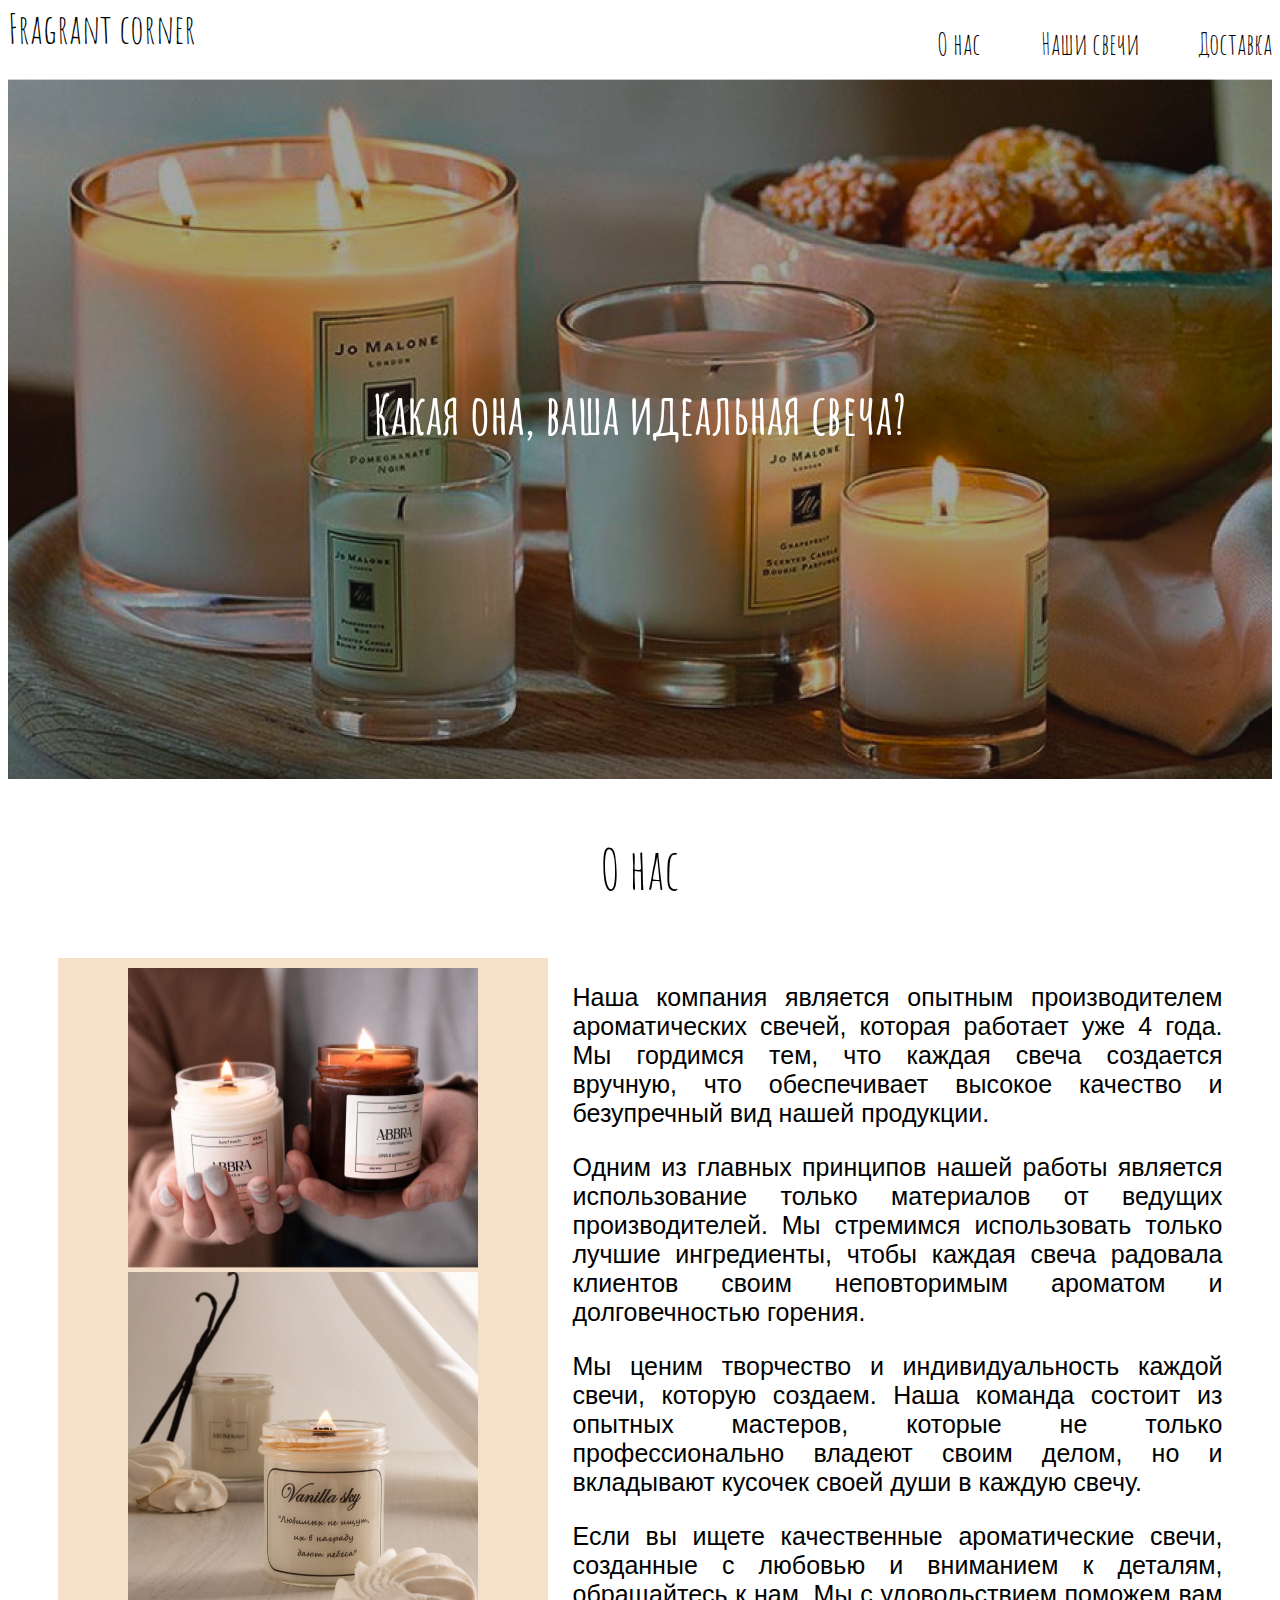
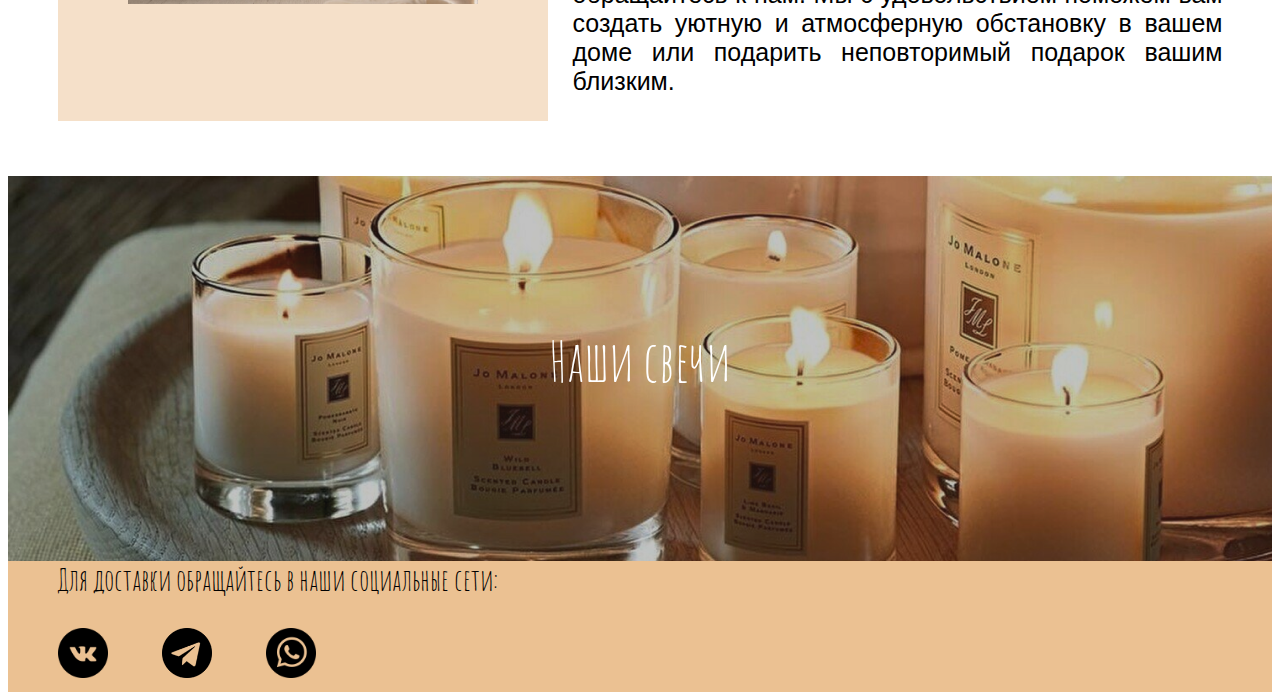
<file: index.html>
<!DOCTYPE html>
<html lang="ru">
<head>
    <meta charset="UTF-8">
    <meta name="viewport" content="width=device-width, initial-scale=1.0">
    <title>Fragrant corner</title>
    <link rel="stylesheet" href="CSS/style.css">
    <link rel="stylesheet" href="CSS/responsive.css">
</head>
<body>
    <script>
        const result = confirm('Вы готовы окунуться в чарующий мир ароматов?');
        console.log(result);
    </script>
    <header>
        <div class="container">
        <nav class="header_nav">
            <p class="logo">Fragrant corner</p>
            <ul class="header_links">
                <li><a href="#section_about_us" class="header_link">О нас</a></li>
                <li><a href="#section_our" class="header_link">Наши свечи</a></li>
                <li><a href="#footer_delivery" class="header_link">Доставка</a></li>
            </ul>
            </nav>
                <div class="header_background_photo">   
                    <p class="header_background_text">Какая она, ваша идеальная свеча?</p>
                </div>
        </div>
    </header>
    <main>
        <section class="main_about_us" id="section_about_us">
            <div class="container">
                <p class="section_headind">О нас</p>
                <div class="about_us">
                <div class="foto_about_us">
                    <img src="img/CFlmBYHioqKaz8j4iSwWD8PtVEJmMo-rYiTgEaem--k8qND6PWB08vq7IRil133z-c_J9eza9NGgXNbZ5CiS2fhi 1.png" alt="" class="main_about_us_foto_one"><br>  
                    <img src="img/2778307126 1.png" alt="" class="main_about_us_foto_tow">
                </div>
                <div class="text_about_us">
                    <p>Наша компания является опытным производителем ароматических свечей, которая работает уже 4 года. 
                    Мы гордимся тем, что каждая свеча создается вручную, что обеспечивает высокое качество и безупречный вид нашей продукции.</p>

                    <p>Одним из главных принципов нашей работы является использование только материалов от ведущих производителей.
                    Мы стремимся использовать только лучшие ингредиенты, чтобы каждая свеча радовала клиентов своим неповторимым ароматом 
                    и долговечностью горения.</p>

                    <p>Мы ценим творчество и индивидуальность каждой свечи, которую создаем. Наша команда состоит из опытных мастеров, 
                    которые не только профессионально владеют своим делом, но и вкладывают кусочек своей души в каждую свечу.</p>

                    <p>Если вы ищете качественные ароматические свечи, созданные с любовью и вниманием к деталям, обращайтесь к нам. 
                    Мы с удовольствием поможем вам создать уютную и атмосферную обстановку в вашем доме или подарить неповторимый подарок вашим близким.</p>
                </div>  </div> 
            </div>
        </section>
        <section class="main_our_candles" id="section_our">
            <div class="container">
                <div class="section_headind_our">
                    <a class="section_headind_our_a" href="index (2).html"><p class="section_headind_our_text">Наши свечи</p></a>
                </div>
            </div>
        </section>
    </main>
<footer>
        <div class="container">
            <div class="footer_color" id="footer_delivery">
                <p class="footer_Words">Для доставки обращайтесь в наши социальные сети:</p>
                <a href="https://vk.com/dremlyuga07"><img src="img/vk_black_logo_icon_147058.png" alt="" class="footer_foto"></a>
                <a href="https://t.me/Mouse_ak"><img src="img/telegram_icon_194153.png" alt="" class="footer_foto"></a>
                <a href="https://vk.com/dremlyuga07"><img src="img/whatsapp_black_logo_icon_147050.png" alt="" class="footer_foto"></a>
            </div>
        </div>
</footer>
</body>
</html>
</file>
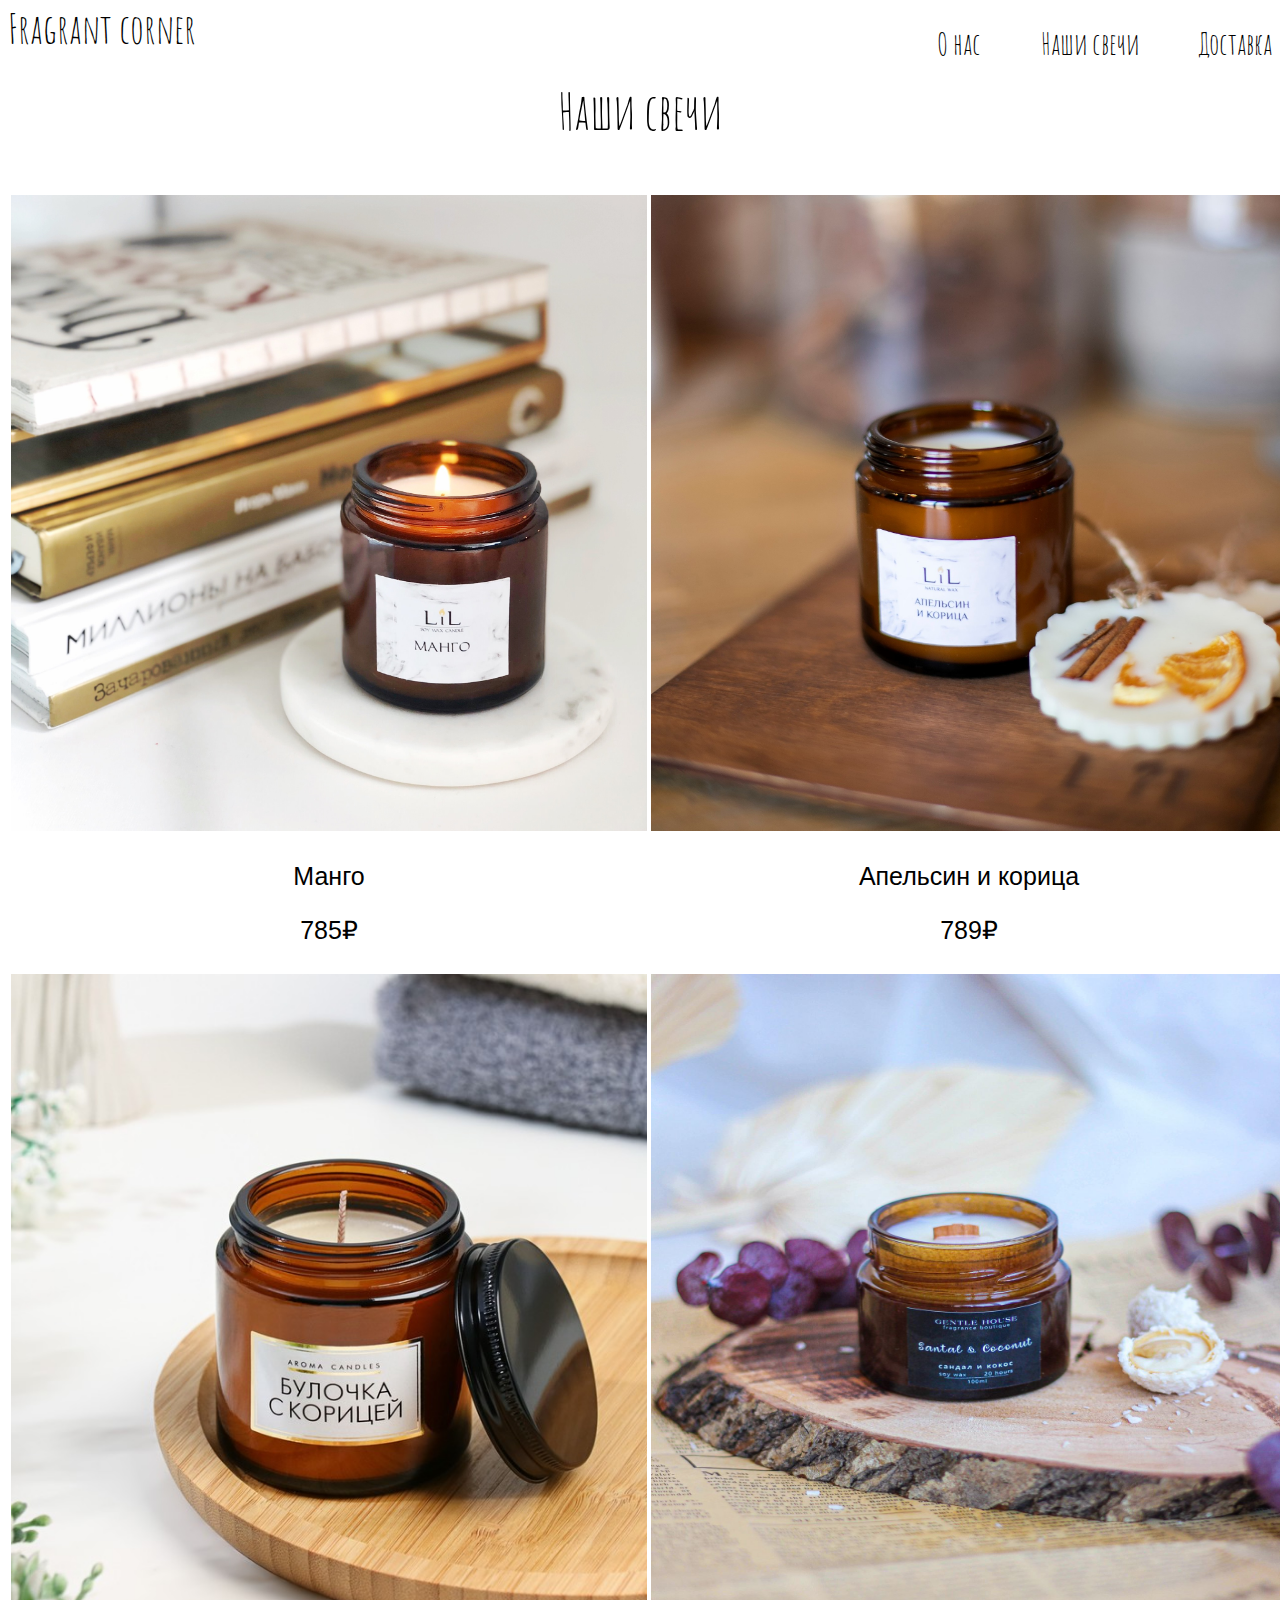
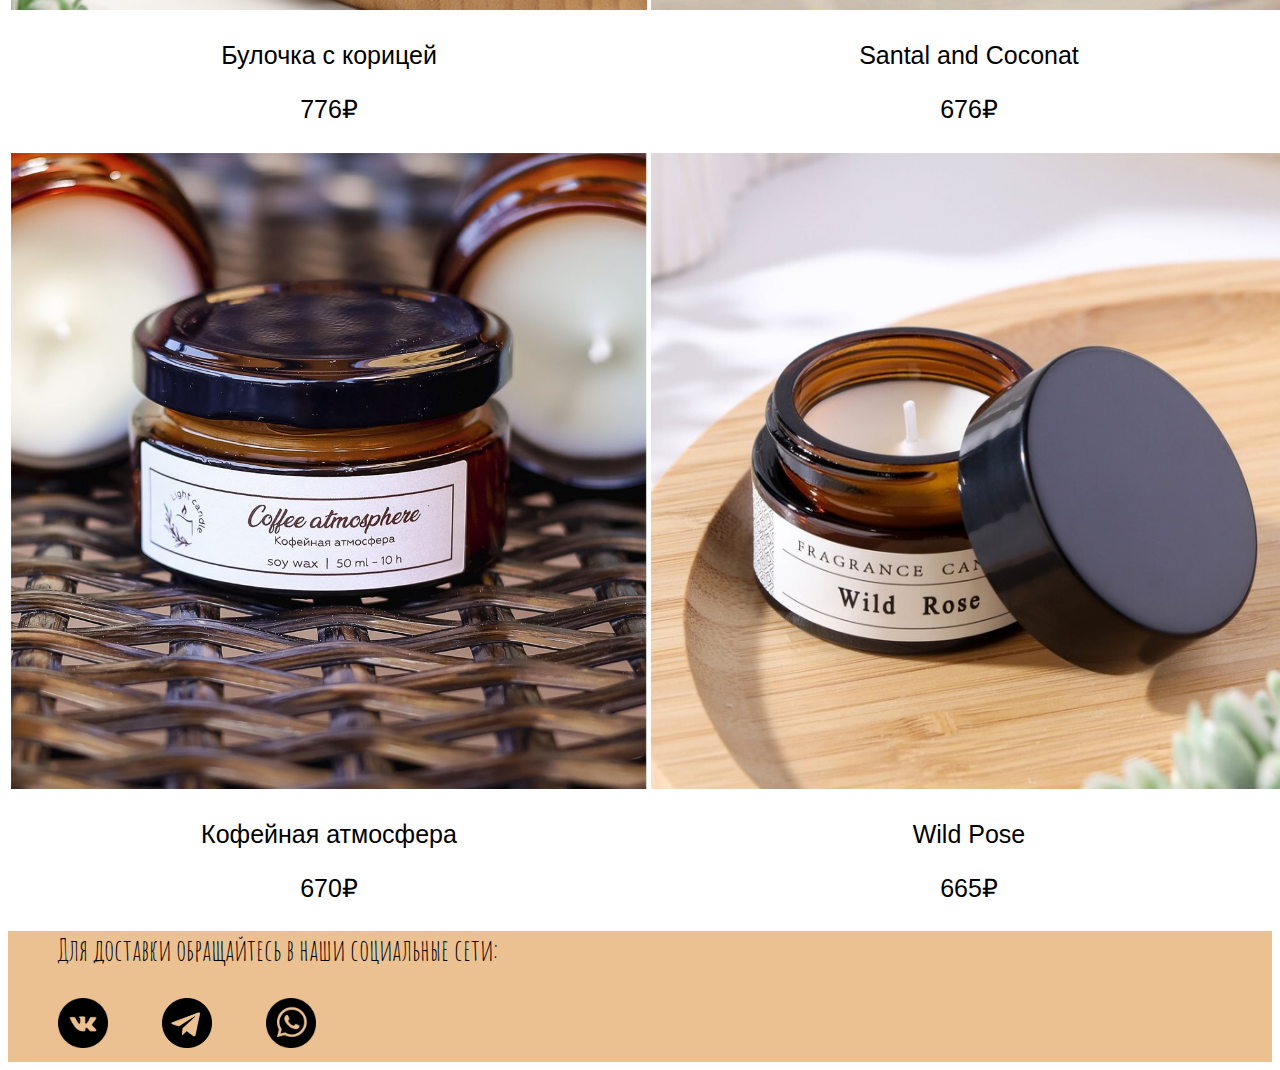
<file: index (2).html>
<!DOCTYPE html>
<html lang="en">
<head>
    <meta charset="UTF-8">
    <meta name="viewport" content="width=device-width, initial-scale=1.0">
    <title>Our candels</title>
    <link rel="stylesheet" href="CSS/style.css">
    
    <link rel="stylesheet" href="CSS/responsive.css">
</head>
<body>
    <header>
        <div class="container">
            <nav class="header_nav">
                <p class="logo">Fragrant corner</p>
                <ul class="header_links">
                    <li><a href="index.html#section_about_us" class="header_link">О нас</a></li>
                    <li><a href="index.html#section_our" class="header_link">Наши свечи</a></li>
                    <li><a href="#footer_delivery" class="header_link">Доставка</a></li>
                </ul>
            </nav>    
        </div>
    </header>
    <main>
        <section>
            <div class="container">
                <p class="header_heading_candels">Наши свечи</p>
                <div class="main_section_table">
                    <table>
                        <tr>
                            <td>
                                <img src="img/image3.jpeg" alt="" class="main_section_table_foto">
                                <a href="index (3).html" class="section_our_a"><p>Манго</p></a>
                                <p >785₽</p>
                            </td>
                            <td>
                                <img src="img/IMG_6262_1.jpg" alt="" class="main_section_table_foto">
                                <a href="index (4).html" class="section_our_a"><p>Апельсин и корица</p></a>
                                <p>789₽</p>
                            </td>
                        </tr>
                        <tr>
                            <td>
                                <img src="img/700-nw.jpg" alt="" class="main_section_table_foto">
                                <a href="index (5).html" class="section_our_a"><p>Булочка с корицей</p></a>
                                <p>776₽</p>
                            </td>
                            <td>
                                <img src="img/6304597474.jpg" alt="" class="main_section_table_foto">
                                <a href="index (6).html" class="section_our_a"><p>Santal and Coconat</p></a>
                                <p>676₽</p>
                            </td>
                        </tr>
                        <tr>
                            <td>
                                <img src="img/6674248756.jpg" alt="" class="main_section_table_foto">
                                <a href="index (7).html" class="section_our_a"><p>Кофейная атмосфера</p></a>
                                <p>670₽</p>
                            </td>
                            <td>
                                <img src="img/700-nw (1).jpg" alt="" class="main_section_table_foto">
                                <a href="index (8).html" class="section_our_a"><p>Wild Pose</p></a>
                                <p>665₽</p>
                            </td>
                        </tr> 
                    </table>
                </div>
            </div> 
        </section>
    </main>
<footer>
        <div class="container">
            <div class="footer_color" id="footer_delivery">
                <p class="footer_Words">Для доставки обращайтесь в наши социальные сети:</p>
                <a href="https://vk.com/dremlyuga07"><img src="img/vk_black_logo_icon_147058.png" alt="" class="footer_foto"></a>
                <a href="https://t.me/Mouse_ak"><img src="img/telegram_icon_194153.png" alt="" class="footer_foto"></a>
                <a href="https://vk.com/dremlyuga07"><img src="img/whatsapp_black_logo_icon_147050.png" alt="" class="footer_foto"></a>
            </div>
        </div>
</footer>
    
</body>
</html>
</file>
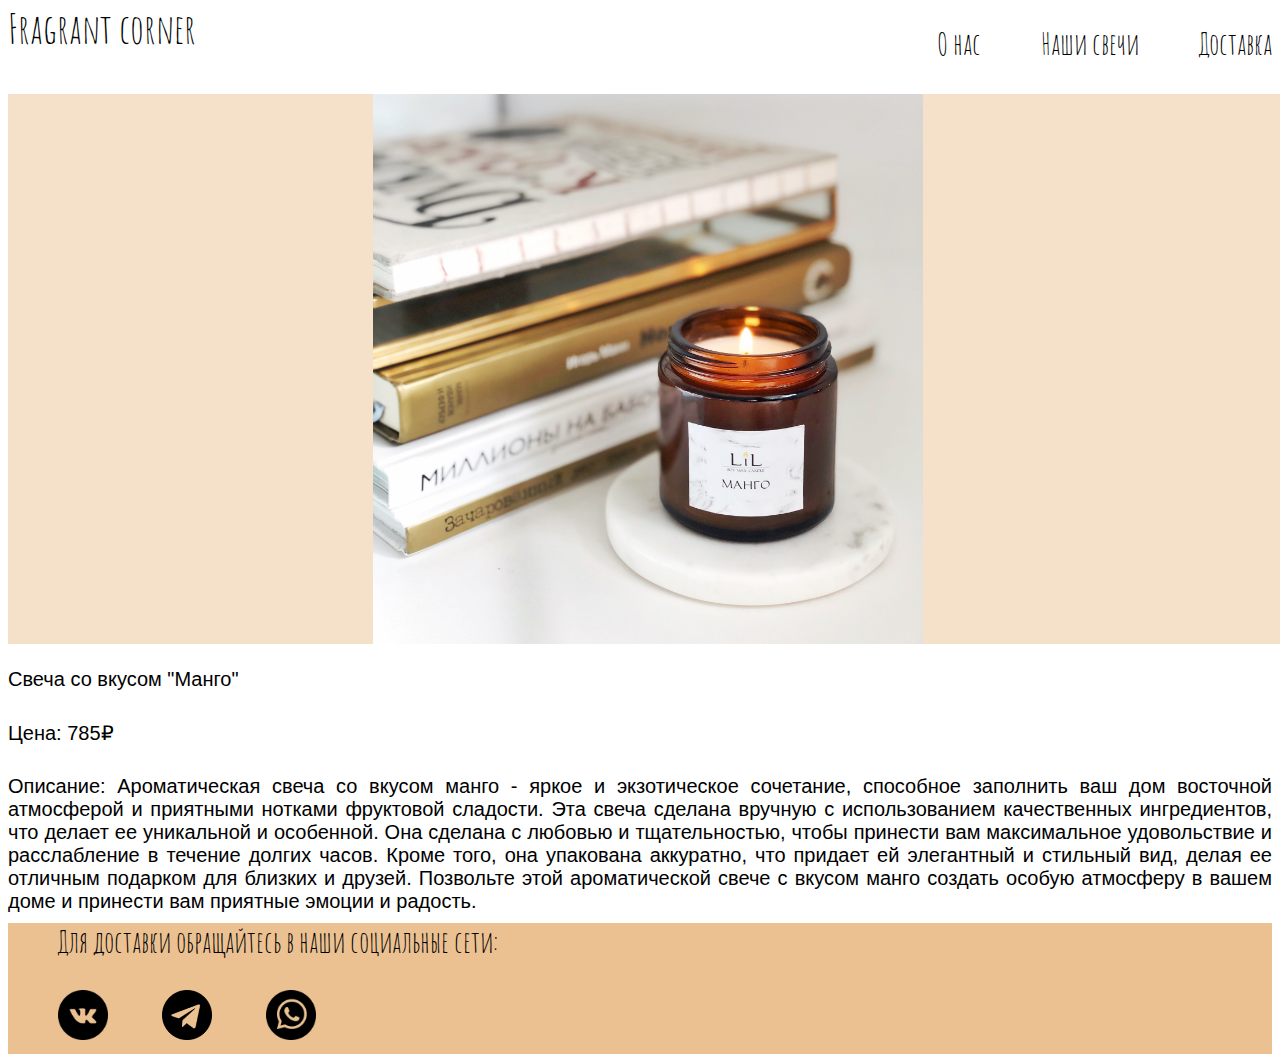
<file: index (3).html>
<!DOCTYPE html>
<html lang="en">
<head>
    <meta charset="UTF-8">
    <meta name="viewport" content="width=device-width, initial-scale=1.0">
    <title>Сandle</title>
    <link rel="stylesheet" href="CSS/style.css">
    
    <link rel="stylesheet" href="CSS/responsive.css">
</head>
<body>
    <header>
        <div class="container">
            <nav class="header_nav">
                <p class="logo">Fragrant corner</p>
                <ul class="header_links">
                    <li><a href="index.html#section_about_us" class="header_link">О нас</a></li>
                    <li><a href="index.html#section_our" class="header_link">Наши свечи</a></li>
                    <li><a href="#footer_delivery" class="header_link">Доставка</a></li>
                </ul>
            </nav>    
        </div>
    </header>

    <main>
        <section>

            <div class="container">
                    <img src="img/image3.jpeg" alt="" class="header_candle"> 
                <p class="candele_section_text">Свеча со вкусом "Манго"</p>
                <p class="candele_section_text">Цена: 785₽</p>
                <p class="candele_section_text">Описание: Ароматическая свеча со вкусом манго - яркое и экзотическое сочетание, способное заполнить ваш дом восточной атмосферой 
                и приятными нотками фруктовой сладости. Эта свеча сделана вручную с использованием качественных ингредиентов, что делает ее 
                уникальной и особенной. Она сделана с любовью и тщательностью, чтобы принести вам максимальное удовольствие и расслабление в 
                течение долгих часов. Кроме того, она упакована аккуратно, что придает ей элегантный и стильный вид, делая ее отличным подарком 
                для близких и друзей. Позвольте этой ароматической свече с вкусом манго создать особую атмосферу в вашем доме и принести вам 
                приятные эмоции и радость.</p>
            </div>
        </section>
    </main>
<footer>
        <div class="container">
            <div class="footer_color" id="footer_delivery">
                <p class="footer_Words">Для доставки обращайтесь в наши социальные сети:</p>
                <a href="https://vk.com/dremlyuga07"><img src="img/vk_black_logo_icon_147058.png" alt="" class="footer_foto"></a>
                <a href="https://t.me/Mouse_ak"><img src="img/telegram_icon_194153.png" alt="" class="footer_foto"></a>
                <a href="https://vk.com/dremlyuga07"><img src="img/whatsapp_black_logo_icon_147050.png" alt="" class="footer_foto"></a>
            </div>
        </div>
</footer>
</body>
</html>
</file>
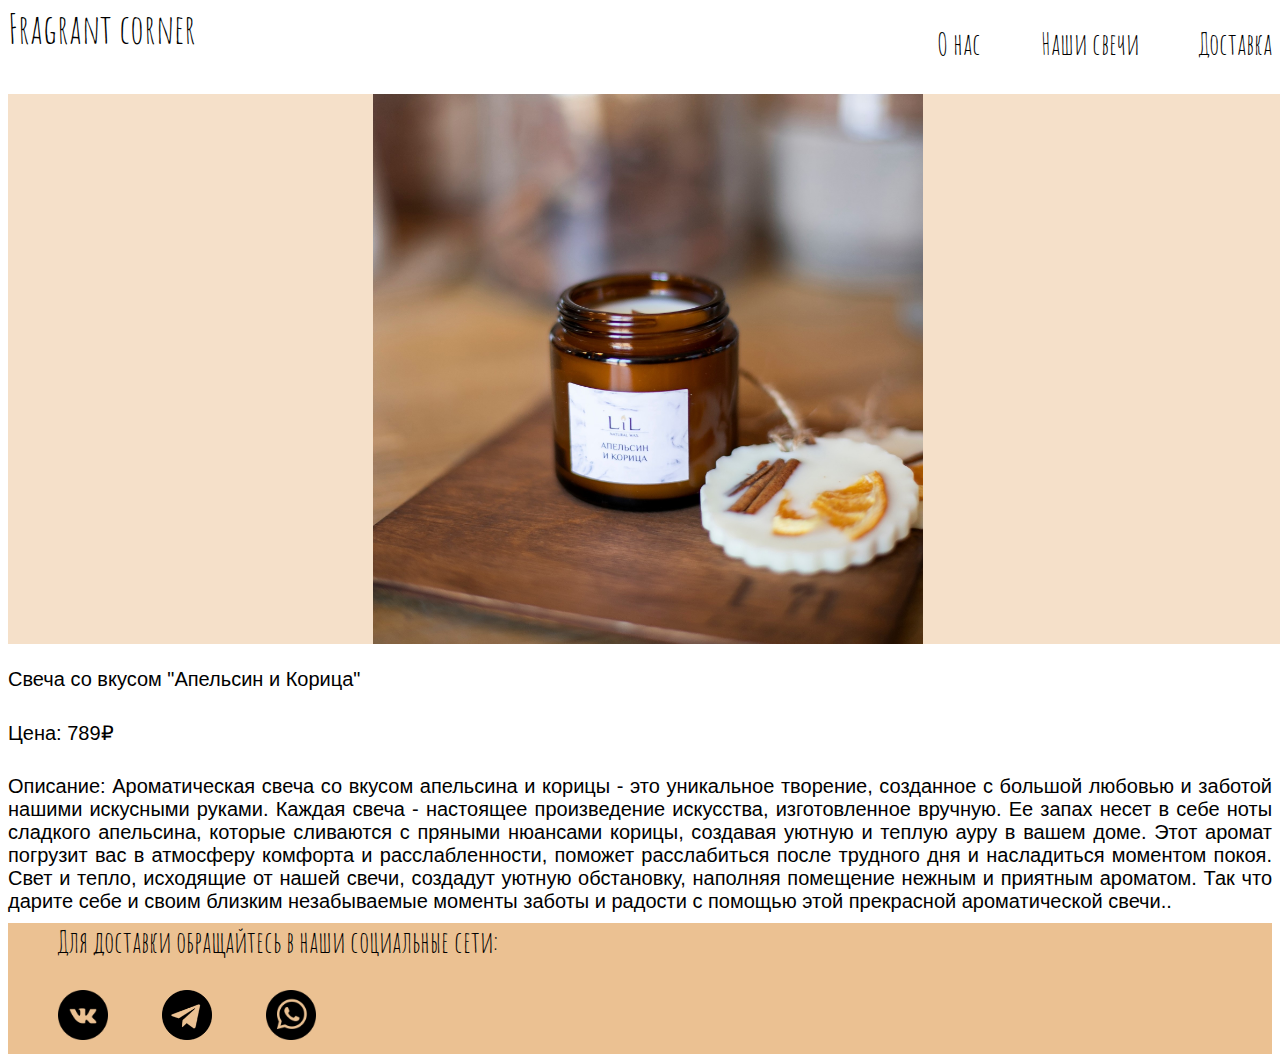
<file: index (4).html>
<!DOCTYPE html>
<html lang="en">
<head>
    <meta charset="UTF-8">
    <meta name="viewport" content="width=device-width, initial-scale=1.0">
    <title>Сandle</title>
    <link rel="stylesheet" href="CSS/style.css">
    
    <link rel="stylesheet" href="CSS/responsive.css">
</head>
<body>
    <header>
        <div class="container">
            <nav class="header_nav">
                <p class="logo">Fragrant corner</p>
                <ul class="header_links">
                    <li><a href="index.html#section_about_us" class="header_link">О нас</a></li>
                    <li><a href="index.html#section_our" class="header_link">Наши свечи</a></li>
                    <li><a href="#footer_delivery" class="header_link">Доставка</a></li>
                </ul>
            </nav>    
        </div>
    </header>

    <main>
        <section>

            <div class="container">
                    <img src="img/IMG_6262_1.jpg" alt="" class="header_candle"> 
                <p class="candele_section_text">Свеча со вкусом "Апельсин и Корица"</p>
                <p class="candele_section_text">Цена: 789₽</p>
                <p class="candele_section_text">Описание: Ароматическая свеча со вкусом апельсина и корицы - это уникальное творение, 
                созданное с большой любовью и заботой нашими искусными руками. Каждая свеча - настоящее произведение искусства, изготовленное 
                вручную. Ее запах несет в себе ноты сладкого апельсина, которые сливаются с пряными нюансами корицы, создавая уютную и теплую ауру 
                в вашем доме. Этот аромат погрузит вас в атмосферу комфорта и расслабленности, поможет расслабиться после трудного дня и 
                насладиться моментом покоя. Свет и тепло, исходящие от нашей свечи, создадут уютную обстановку, наполняя помещение нежным и 
                приятным ароматом. Так что дарите себе и своим близким незабываемые моменты заботы и радости с помощью этой прекрасной 
                ароматической свечи..</p>
            </div>
        </section>
    </main>
<footer>
        <div class="container">
            <div class="footer_color" id="footer_delivery">
                <p class="footer_Words">Для доставки обращайтесь в наши социальные сети:</p>
                <a href="https://vk.com/dremlyuga07"><img src="img/vk_black_logo_icon_147058.png" alt="" class="footer_foto"></a>
                <a href="https://t.me/Mouse_ak"><img src="img/telegram_icon_194153.png" alt="" class="footer_foto"></a>
                <a href="https://vk.com/dremlyuga07"><img src="img/whatsapp_black_logo_icon_147050.png" alt="" class="footer_foto"></a>
            </div>
        </div>
</footer>
</body>
</html>
</file>
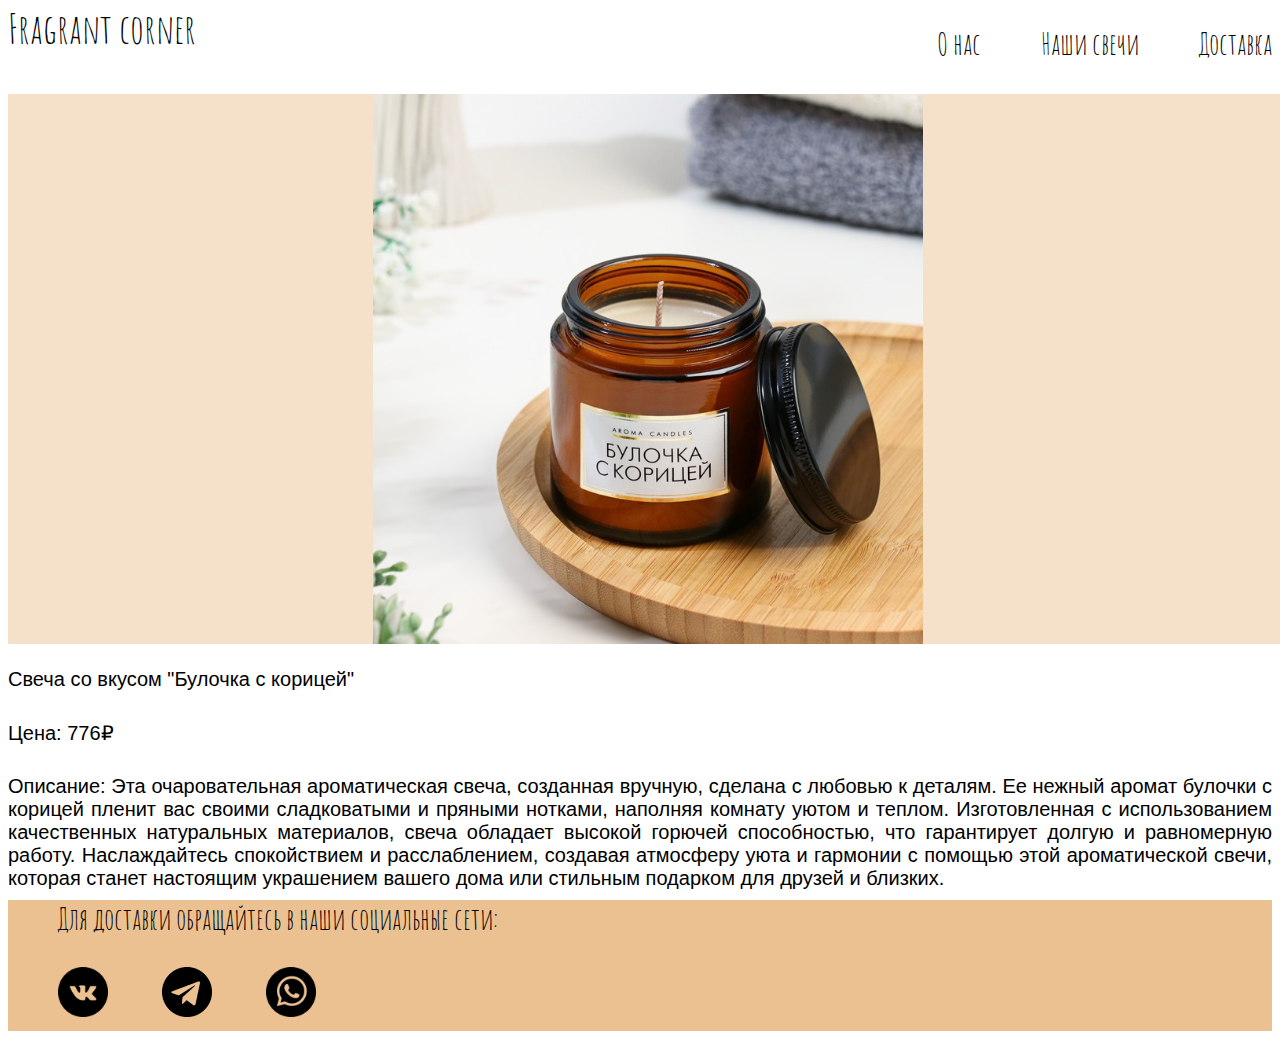
<file: index (5).html>
<!DOCTYPE html>
<html lang="en">
<head>
    <meta charset="UTF-8">
    <meta name="viewport" content="width=device-width, initial-scale=1.0">
    <title>Сandle</title>
    <link rel="stylesheet" href="CSS/style.css">
    
    <link rel="stylesheet" href="CSS/responsive.css">
</head>
<body>
    <header>
        <div class="container">
            <nav class="header_nav">
                <p class="logo">Fragrant corner</p>
                <ul class="header_links">
                    <li><a href="index.html#section_about_us" class="header_link">О нас</a></li>
                    <li><a href="index.html#section_our" class="header_link">Наши свечи</a></li>
                    <li><a href="#footer_delivery" class="header_link">Доставка</a></li>
                </ul>
            </nav>    
        </div>
    </header>

    <main>
        <section>

            <div class="container">
                    <img src="img/700-nw.jpg" alt="" class="header_candle"> 
                <p class="candele_section_text">Свеча со вкусом "Булочка с корицей"</p>
                <p class="candele_section_text">Цена: 776₽</p>
                <p class="candele_section_text">Описание: Эта очаровательная ароматическая свеча, созданная вручную, сделана с любовью к деталям. 
                Ее нежный аромат булочки с корицей пленит вас своими сладковатыми и пряными нотками, наполняя комнату уютом и теплом. 
                Изготовленная с использованием качественных натуральных материалов, свеча обладает высокой горючей способностью, что гарантирует 
                долгую и равномерную работу. Наслаждайтесь спокойствием и расслаблением, создавая атмосферу уюта и гармонии с помощью этой 
                ароматической свечи, которая станет настоящим украшением вашего дома или стильным подарком для друзей и близких.</p>
            </div>
        </section>
    </main>
<footer>
        <div class="container">
            <div class="footer_color" id="footer_delivery">
                <p class="footer_Words">Для доставки обращайтесь в наши социальные сети:</p>
                <a href="https://vk.com/dremlyuga07"><img src="img/vk_black_logo_icon_147058.png" alt="" class="footer_foto"></a>
                <a href="https://t.me/Mouse_ak"><img src="img/telegram_icon_194153.png" alt="" class="footer_foto"></a>
                <a href="https://vk.com/dremlyuga07"><img src="img/whatsapp_black_logo_icon_147050.png" alt="" class="footer_foto"></a>
            </div>
        </div>
</footer>
</body>
</html>
</file>
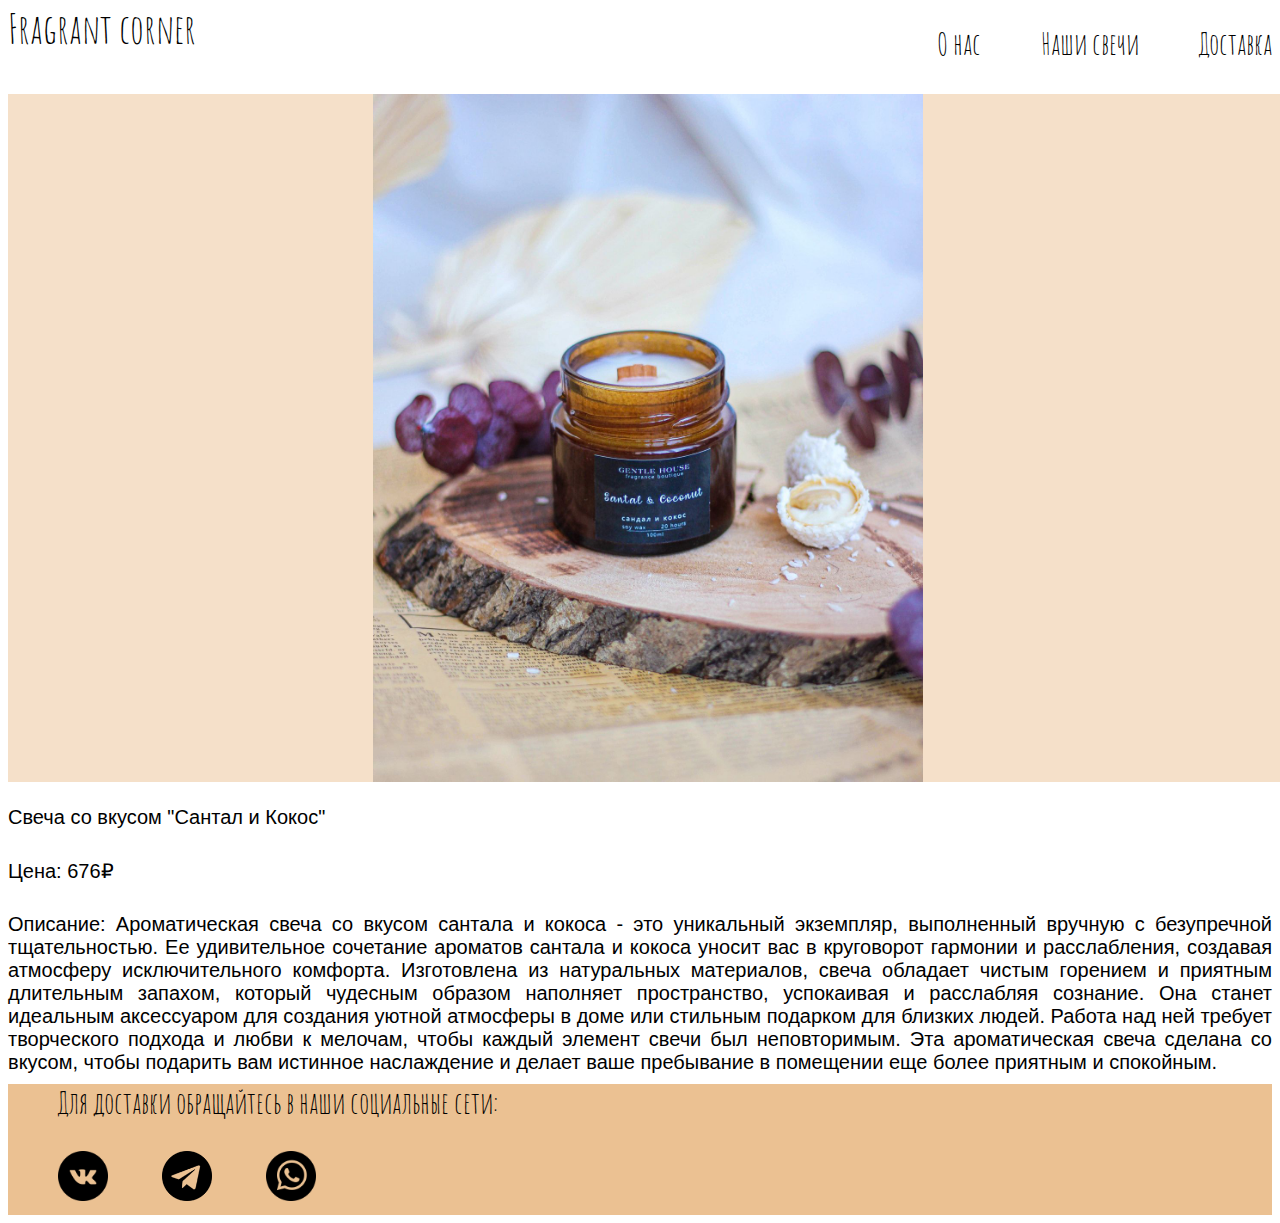
<file: index (6).html>
<!DOCTYPE html>
<html lang="en">
<head>
    <meta charset="UTF-8">
    <meta name="viewport" content="width=device-width, initial-scale=1.0">
    <title>Сandle</title>
    <link rel="stylesheet" href="CSS/style.css">
    
    <link rel="stylesheet" href="CSS/responsive.css">
</head>
<body>
    <header>
        <div class="container">
            <nav class="header_nav">
                <p class="logo">Fragrant corner</p>
                <ul class="header_links">
                    <li><a href="index.html#section_about_us" class="header_link">О нас</a></li>
                    <li><a href="index.html#section_our" class="header_link">Наши свечи</a></li>
                    <li><a href="#footer_delivery" class="header_link">Доставка</a></li>
                </ul>
            </nav>    
        </div>
    </header>

    <main>
        <section>

            <div class="container">
                    <img src="img/6304597474.jpg" alt="" class="header_candle"> 
                <p class="candele_section_text">Свеча со вкусом "Сантал и Кокос"</p>
                <p class="candele_section_text">Цена: 676₽</p>
                <p class="candele_section_text">Описание: Ароматическая свеча со вкусом сантала и кокоса - это уникальный экземпляр, 
                выполненный вручную с безупречной тщательностью. Ее удивительное сочетание ароматов сантала и кокоса уносит вас в круговорот 
                гармонии и расслабления, создавая атмосферу исключительного комфорта. Изготовлена из натуральных материалов, свеча обладает чистым 
                горением и приятным длительным запахом, который чудесным образом наполняет пространство, успокаивая и расслабляя сознание. 
                Она станет идеальным аксессуаром для создания уютной атмосферы в доме или стильным подарком для близких людей. Работа над ней 
                требует творческого подхода и любви к мелочам, чтобы каждый элемент свечи был неповторимым. Эта ароматическая свеча сделана со 
                вкусом, чтобы подарить вам истинное наслаждение и делает ваше пребывание в помещении еще более приятным и спокойным. </p>
            </div>
        </section>
    </main>
<footer>
        <div class="container">
            <div class="footer_color" id="footer_delivery">
                <p class="footer_Words">Для доставки обращайтесь в наши социальные сети:</p>
                <a href="https://vk.com/dremlyuga07"><img src="img/vk_black_logo_icon_147058.png" alt="" class="footer_foto"></a>
                <a href="https://t.me/Mouse_ak"><img src="img/telegram_icon_194153.png" alt="" class="footer_foto"></a>
                <a href="https://vk.com/dremlyuga07"><img src="img/whatsapp_black_logo_icon_147050.png" alt="" class="footer_foto"></a>
            </div>
        </div>
</footer>
</body>
</html>
</file>
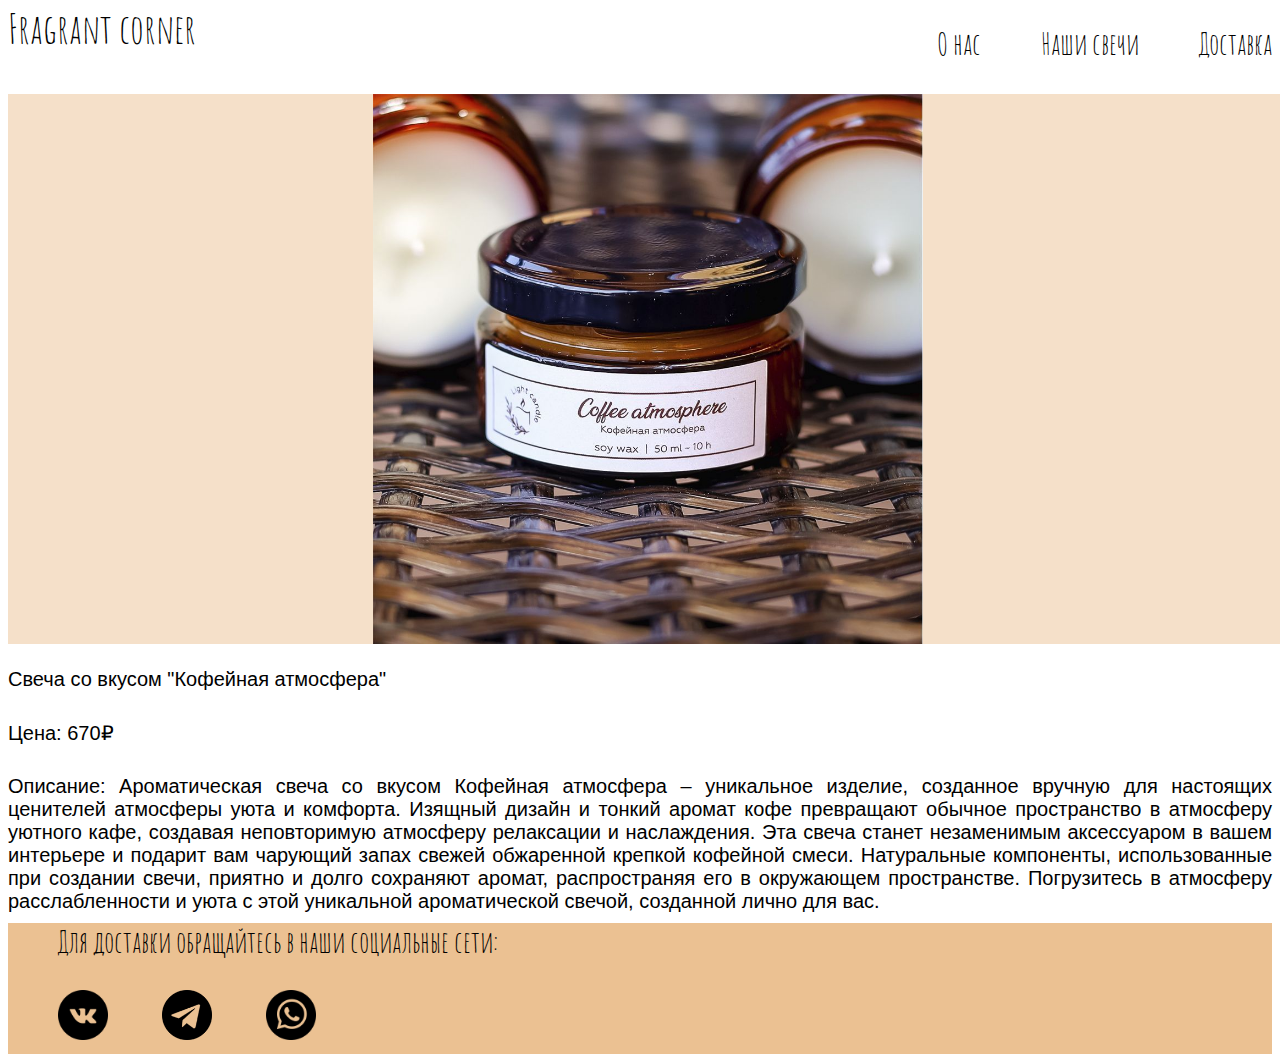
<file: index (7).html>
<!DOCTYPE html>
<html lang="en">
<head>
    <meta charset="UTF-8">
    <meta name="viewport" content="width=device-width, initial-scale=1.0">
    <title>Сandle</title>
    <link rel="stylesheet" href="CSS/style.css">
    
    <link rel="stylesheet" href="CSS/responsive.css">
</head>
<body>
    <header>
        <div class="container">
            <nav class="header_nav">
                <p class="logo">Fragrant corner</p>
                <ul class="header_links">
                    <li><a href="index.html#section_about_us" class="header_link">О нас</a></li>
                    <li><a href="index.html#section_our" class="header_link">Наши свечи</a></li>
                    <li><a href="#footer_delivery" class="header_link">Доставка</a></li>
                </ul>
            </nav>    
        </div>
    </header>

    <main>
        <section>

            <div class="container">
                    <img src="img/6674248756.jpg" alt="" class="header_candle"> 
                <p class="candele_section_text">Свеча со вкусом "Кофейная атмосфера"</p>
                <p class="candele_section_text">Цена: 670₽</p>
                <p class="candele_section_text">Описание: Ароматическая свеча со вкусом Кофейная атмосфера – уникальное изделие, созданное вручную для 
                настоящих ценителей атмосферы уюта и комфорта. Изящный дизайн и тонкий аромат кофе превращают обычное пространство в атмосферу уютного кафе, 
                создавая неповторимую атмосферу релаксации и наслаждения. Эта свеча станет незаменимым аксессуаром в вашем интерьере и подарит вам чарующий 
                запах свежей обжаренной крепкой кофейной смеси. Натуральные компоненты, использованные при создании свечи, приятно и долго сохраняют аромат, 
                распространяя его в окружающем пространстве. Погрузитесь в атмосферу расслабленности и уюта с этой уникальной ароматической свечой, созданной 
                лично для вас.</p>
            </div>
        </section>
    </main>
<footer>
        <div class="container">
            <div class="footer_color" id="footer_delivery">
                <p class="footer_Words">Для доставки обращайтесь в наши социальные сети:</p>
                <a href="https://vk.com/dremlyuga07"><img src="img/vk_black_logo_icon_147058.png" alt="" class="footer_foto"></a>
                <a href="https://t.me/Mouse_ak"><img src="img/telegram_icon_194153.png" alt="" class="footer_foto"></a>
                <a href="https://vk.com/dremlyuga07"><img src="img/whatsapp_black_logo_icon_147050.png" alt="" class="footer_foto"></a>
            </div>
        </div>
</footer>
</body>
</html>
</file>
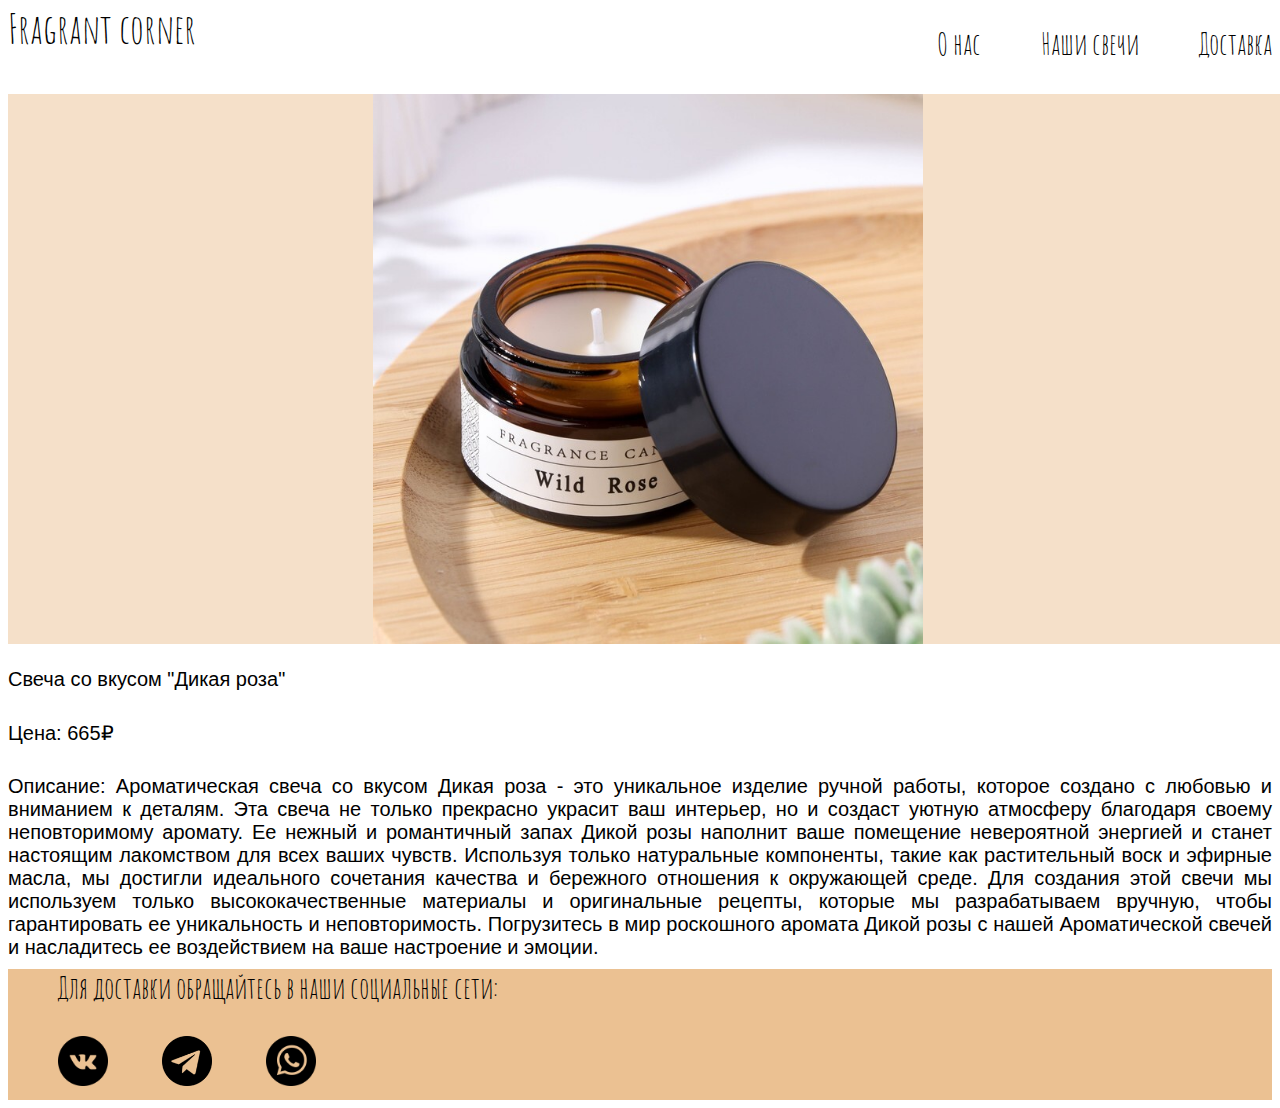
<file: index (8).html>
<!DOCTYPE html>
<html lang="en">
<head>
    <meta charset="UTF-8">
    <meta name="viewport" content="width=device-width, initial-scale=1.0">
    <title>Сandle</title>
    <link rel="stylesheet" href="CSS/style.css">
    
    <link rel="stylesheet" href="CSS/responsive.css">
</head>
<body>
    <header>
        <div class="container">
            <nav class="header_nav">
                <p class="logo">Fragrant corner</p>
                <ul class="header_links">
                    <li><a href="index.html#section_about_us" class="header_link">О нас</a></li>
                    <li><a href="index.html#section_our" class="header_link">Наши свечи</a></li>
                    <li><a href="#footer_delivery" class="header_link">Доставка</a></li>
                </ul>
            </nav>    
        </div>
    </header>

    <main>
        <section>

            <div class="container">
                    <img src="img/700-nw (1).jpg" alt="" class="header_candle"> 
                <p class="candele_section_text">Свеча со вкусом "Дикая роза"</p>
                <p class="candele_section_text">Цена: 665₽</p>
                <p class="candele_section_text">Описание: Ароматическая свеча со вкусом Дикая роза - это уникальное изделие ручной работы, которое 
                создано с любовью и вниманием к деталям. Эта свеча не только прекрасно украсит ваш интерьер, но и создаст уютную атмосферу 
                благодаря своему неповторимому аромату. Ее нежный и романтичный запах Дикой розы наполнит ваше помещение невероятной энергией и 
                станет настоящим лакомством для всех ваших чувств. Используя только натуральные компоненты, такие как растительный воск и эфирные 
                масла, мы достигли идеального сочетания качества и бережного отношения к окружающей среде. Для создания этой свечи мы используем 
                только высококачественные материалы и оригинальные рецепты, которые мы разрабатываем вручную, чтобы гарантировать ее уникальность 
                и неповторимость. Погрузитесь в мир роскошного аромата Дикой розы с нашей Ароматической свечей и насладитесь ее воздействием на 
                ваше настроение и эмоции.</p>
            </div>
        </section>
    </main>
<footer>
        <div class="container">
            <div class="footer_color" id="footer_delivery">
                <p class="footer_Words">Для доставки обращайтесь в наши социальные сети:</p>
                <a href="https://vk.com/dremlyuga07"><img src="img/vk_black_logo_icon_147058.png" alt="" class="footer_foto"></a>
                <a href="https://t.me/Mouse_ak"><img src="img/telegram_icon_194153.png" alt="" class="footer_foto"></a>
                <a href="https://vk.com/dremlyuga07"><img src="img/whatsapp_black_logo_icon_147050.png" alt="" class="footer_foto"></a>
            </div>
        </div>
</footer>
</body>
</html>
</file>
<file: CSS/style.css>
@import url('https://fonts.googleapis.com/css2?family=Amatic+SC:wght@700&display=swap');
@import url('https://fonts.googleapis.com/css2?family=Amatic+SC:wght@700&display=swap');
.container{
    max-width: 1280px;
    margin: 0 auto;
}
.logo{
    font-size: 40px;
    font-family: 'Amatic SC', sans-serif;
    margin-top: -5px;
}
.header_links{
    list-style-type: none;
    display: flex;
    justify-content: center;
    align-items: center;
    font-family: 'Amatic SC', sans-serif;
    margin-top: 0px;
}
.header_link{
    padding-left: 60px;
    font-size: 30px;
    text-decoration: none;
    color: #000;
}
.section_headind{
    text-align: center;
    font-size: 55px;
    font-family: 'Amatic SC', sans-serif;
}
.header_nav{
    display: flex;
    align-items: center;
    justify-content: space-between;   
}

.header_background_photo{
    background-image: url(../img/1639743281_aroma-svechi-10\ 1.png);
    max-width: 1280px;
    min-height: 700px;
    margin-top: -70px;
}
.header_background_text{
    color: white;
    text-align: center;
    font-size: 55px;
    font-weight: bold;
    font-family: 'Amatic SC', sans-serif;
    padding-top: 300px;

}
.text_about_us{
    font-size: 25px;
    max-width: 650px;
    min-height: 550px;
    text-align: justify;
    font-family: 'Poppins', sans-serif;
}
.foto_about_us{
    background-color: #f5e0c9;
    max-width: 640px;
    min-height: 550px;
    padding: 10px 70px;
}
.main_about_us_foto_one{
    max-width: 350px;
    min-height: 300px;
}
.main_about_us_foto_tow{
    max-width: 350px;
    min-height: 300px;
    padding-bottom: 35px;
}
.section_headind_our{
    background-image: url(../img/8ef4fa29f083021253880852a40189ad_1522x570-q-85\ 1.png);
    max-width: 1280px;
    min-height: 385px;;
}
.section_headind_our_text{
    color: white;
    font-family: 'Amatic SC', sans-serif;
    text-align: center;
    font-size: 55px;
    padding-top: 150px;

}
.section_headind_our_a{
    text-decoration: none;
}
.footer_Words{
    font-size: 30px;
    padding-left: 50px;
    font-family: 'Amatic SC', sans-serif;
}
.footer_color{
    background-color: #EBC192;
    margin-top: -30px;
}
.footer_foto{
    width: 50px;
    height: 50px;
    padding-left: 50px;
    padding-bottom: 10px;
}
.about_us{
    display: flex;
    justify-content: center;
    flex-wrap: wrap;
    gap: 25px;
}









.header_heading_candels{
    font-size: 50px;
    text-align: center;
    font-family: 'Amatic SC', sans-serif;
    margin-top: -15px;
    
}
.main_section_table{
    text-align: center;
    font-size: 25px;
    text-decoration: none; 
    color: #000;
    font-family: 'Poppins', sans-serif;
}
.main_section_table_foto{
    width: 636px;
    height: 636px;
}
.section_our_a{
    text-decoration: none; 
    color: #000;

}










.header_candle{
    max-width: 550px;
    min-height: 550px;
    padding-left: 365px;
    padding-right: 365px;
    background-color: #f5e0c9;
}
.candele_section_text{
    text-align: justify;
    font-size: 20px;
    padding-bottom: 10px;
    font-family: 'Poppins', sans-serif;
}






html{
    scroll-behavior: smooth;
}
</file>
<file: CSS/responsive.css>
@media screen and (max-width: 378px) {
  
  .header_nav {
    flex-direction: column;
    align-items: center;
    justify-content: center;
  }

  .header_link {
    font-size: 30px;
    padding-left: 15px;
    text-decoration: none;
    color: #000;
  }
  .header_background_photo{
    background-image: url(../img/1639743281_aroma-svechi-10\ 1.png);
    max-width: 378px;
    min-height: 700px;
}
  .text_about_us{
    font-size: 25px;
    max-width: 650px;
    min-height: 550px;
    text-align: justify;
    font-family: 'Poppins', sans-serif;
}
.foto_about_us{
    background-color: #f5e0c9;
    max-width: 378px;
    display: flex;
    justify-content: center;
    flex-direction: column;
    align-items: center;
}
.main_about_us_foto_one{
    max-width: 170px;
    min-height: 190px;
    margin:0px;
}
.main_about_us_foto_tow{
    max-width: 170px;
    min-height: 190px;
    margin:0px;
}
  .text_about_us{
    font-size: 18px;
    margin: 0 10px;
    text-align: justify;
    font-family: 'Poppins', sans-serif;
}
  .header_candle{
  max-width: 350px;
  min-height: 350px;
  padding-left: 0px;
  padding-right:0px;
}
.candele_section_text{
max-width: 330px;
  text-align: justify;
  font-size: 18px;
  padding: 10px;
  font-family: 'Poppins', sans-serif;
}

}
@media screen and (max-width: 500px) {
  
  .header_nav {
    flex-direction: column;
    align-items: center;
    justify-content: center;
  }

  .header_link {
    font-size: 30px;
    padding-left: 15px;
    text-decoration: none;
    color: #000;
  }
  .header_background_photo{
    background-image: url(../img/1639743281_aroma-svechi-10\ 1.png);
    max-width: 378px;
    min-height: 700px;
}
  .text_about_us{
    font-size: 25px;
    max-width: 650px;
    min-height: 550px;
    text-align: justify;
    font-family: 'Poppins', sans-serif;
}
.foto_about_us{
    background-color: #f5e0c9;
    max-width: 378px;
    display: flex;
    justify-content: center;
    flex-direction: column;
    align-items: center;
}
.main_about_us_foto_one{
    max-width: 170px;
    min-height: 190px;
    margin:0px;
}
.main_about_us_foto_tow{
    max-width: 170px;
    min-height: 190px;
    margin:0px;
}
  .text_about_us{
    font-size: 18px;
    margin: 0 10px;
    text-align: justify;
    font-family: 'Poppins', sans-serif;
}
  .header_candle{
  max-width: 350px;
  min-height: 350px;
  padding-left: 0px;
  padding-right:0px;
}
.candele_section_text{
max-width: 330px;
  text-align: justify;
  font-size: 18px;
  padding: 10px;
  font-family: 'Poppins', sans-serif;
}

}
</file>
